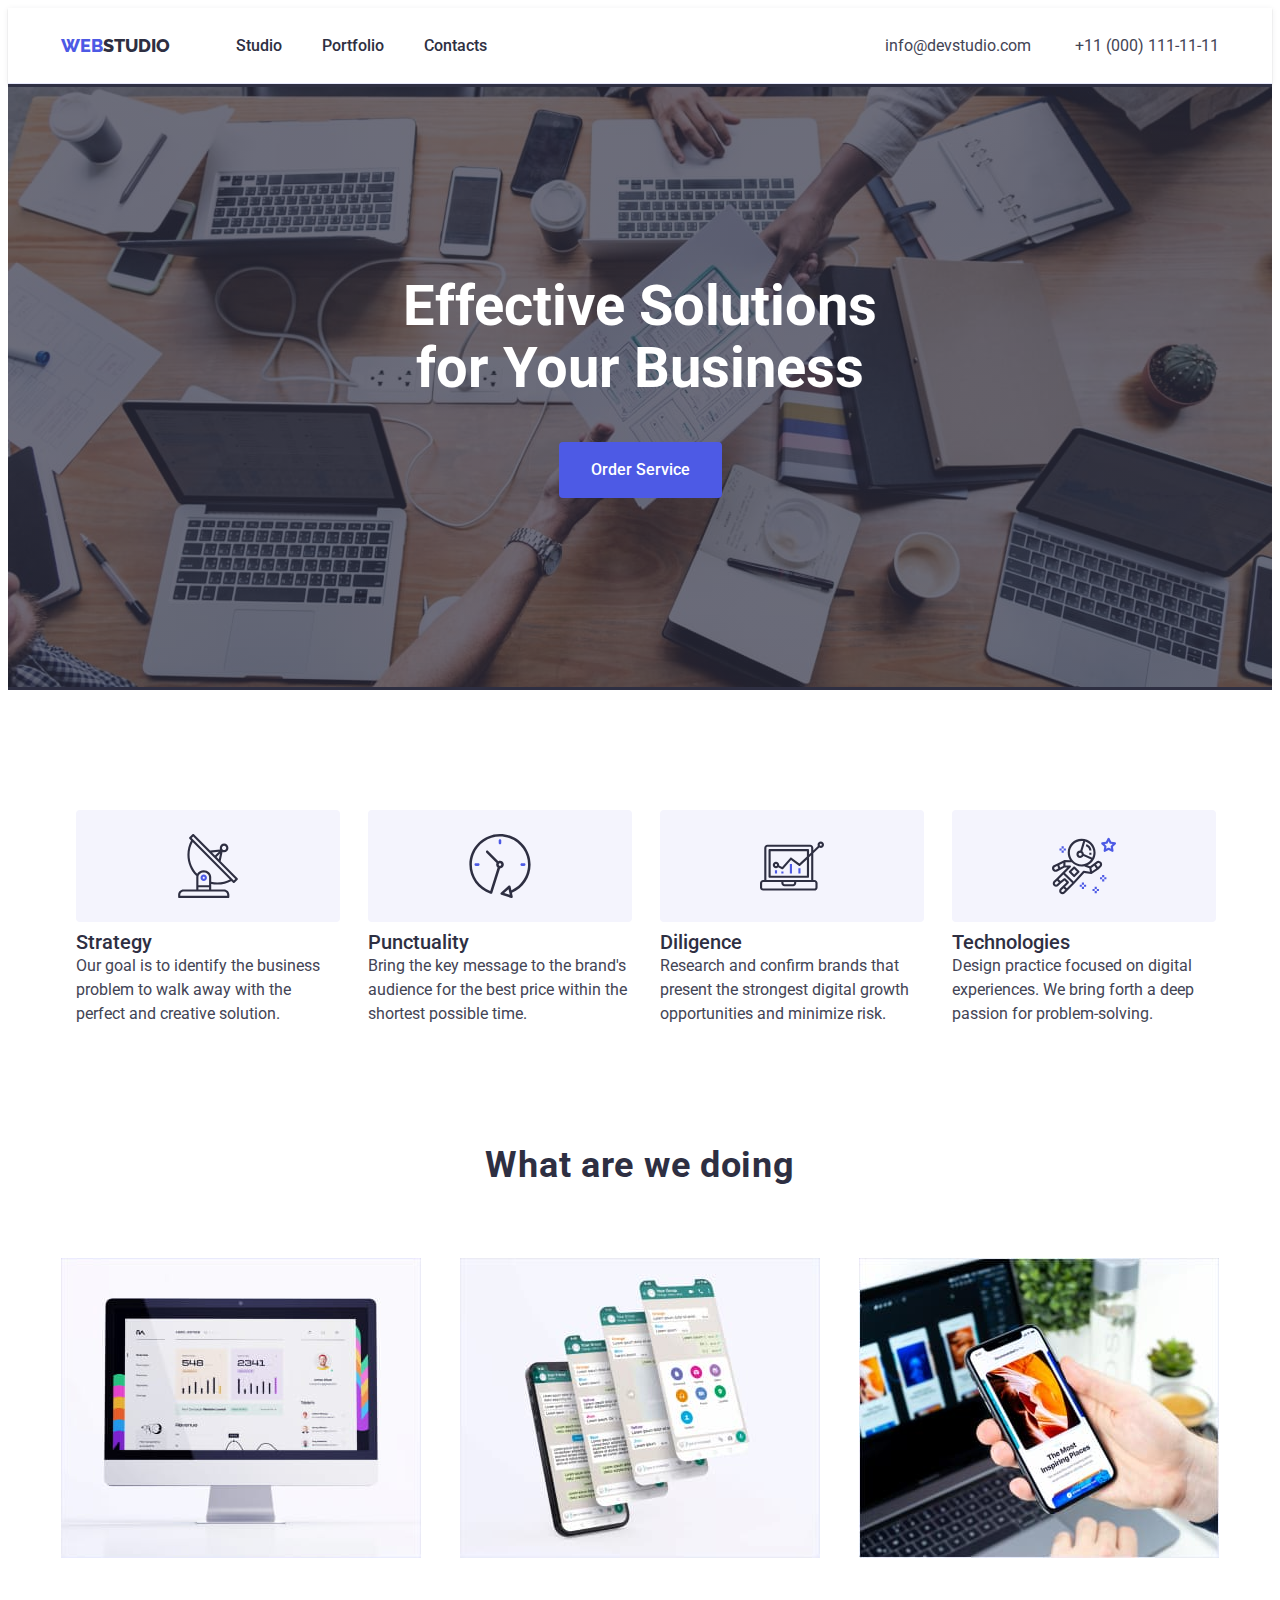
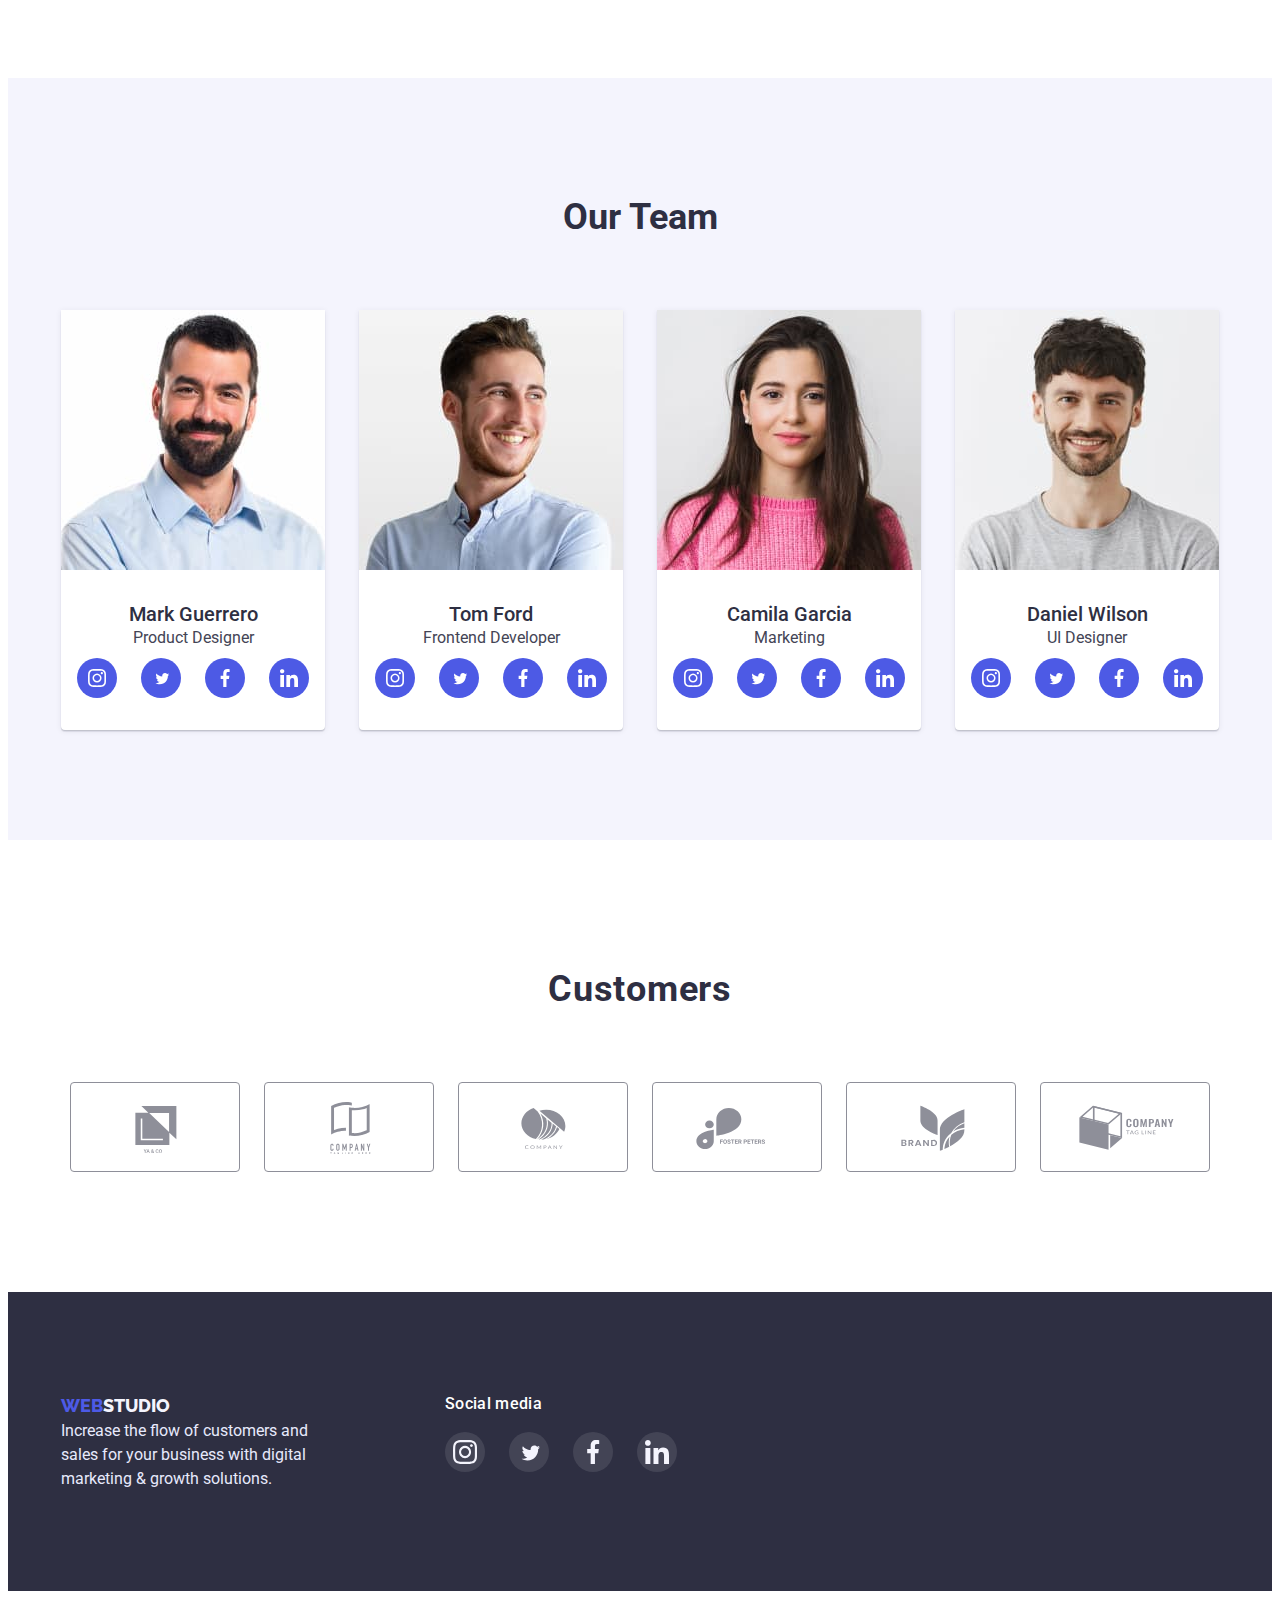
<file: index.html>
<!DOCTYPE html>
<html lang="en">
  <head>
    <meta charset="UTF-8" />
    <meta http-equiv="X-UA-Compatible" content="IE=edge" />
    <meta name="viewport" content="width=device-width, initial-scale=1.0" />
    <title>WebStudio</title>
    <link rel="preconnect" href="https://fonts.googleapis.com" />
    <link rel="preconnect" href="https://fonts.gstatic.com" crossorigin />
    <link
      href="https://fonts.googleapis.com/css2?family=Raleway:wght@800&family=Roboto:wght@400;500;700&display=swap"
      rel="stylesheet"
    />
    <link rel="preconnect" href="https://fonts.googleapis.com" />
    <link rel="preconnect" href="https://fonts.gstatic.com" crossorigin />
    <link
      rel="stylesheet"
      href="https://cdnjs.cloudflare.com/ajax/libs/modern-normalize/1.0.0/modern-normalize.min.css"
      integrity="sha512-ISS7cAi1PEhQ8jnbJpJZMd29NlhNj4AWYyLOSp2CE/CsHxTCu+r+t0D2yoJudVrd0/8fTVPUVDzY5Tvli75u/g=="
      crossorigin="anonymous"
    />
    <link rel="stylesheet" href="./css/styles.css" />
  </head>

  <body class="tmp-brdr">
    <header class="header-section header-line tmp-brdr">
      <div class="container header-justify">
        <nav class="tmp-brdr block">
          <!--переходи по сайту-->
          <a href="./index.html" class="header-logo">
            <span class="header-logo-color">Web</span>Studio</a
          >

          <ul class="header-list list block">
            <li class="header-item tmp-brdr block">
              <a href="./index.html" class="header-link link">Studio</a>
            </li>
            <li class="header-item tmp-brdr block">
              <a href="./portfolio.html" class="header-link link">Portfolio</a>
            </li>
            <li class="header-item tmp-brdr block">
              <a href="" class="header-link link">Contacts</a>
            </li>
          </ul>
        </nav>
        <address class="header-retreat-raz">
          <ul class="list link">
            <li class="header-item tmp-brdr block-inline">
              <a href="mailto:info@devstudio.com" class="header-info link"
                >info@devstudio.com</a
              >
            </li>
            <li class="header-item tmp-brdr block-inline">
              <a href="tel:+110001111111" class="header-info link"
                >+11 (000) 111-11-11</a
              >
            </li>
          </ul>
        </address>
      </div>
    </header>

    <main>
      <!--hero image-->

      <section class="hero-section">
        <div class="container">
          <h1 class="hero-image">Effective Solutions for Your Business</h1>
          <!--перехід до реєстрації-->

          <button type="button" class="hero-image-btn hero-button">
            Order Service
          </button>
        </div>
      </section>

      <section class="hero-advantages-section">
        <div class="container">
          <!--прихований заголовок-->
          <h2 class="visually-hidden">section two</h2>
          <ul class="container list tmp-brdr">
            <li class="li-inline-block li-block-dist">
              <div class="hero-advantages-list">
                <svg class="hero-advantages-icon" width="64" height="64">
                  <use href="./images/icons.svg#icon-antenna"></use>
                </svg>
              </div>
              <h3 class="hero-advantages-direction">Strategy</h3>
              <p class="hero-advantages-text">
                Our goal is to identify the business problem to walk away with
                the perfect and creative solution.
              </p>
            </li>
            <li class="li-inline-block li-block-dist">
              <div class="hero-advantages-list">
                <svg class="hero-advantages-icon" width="64" height="64">
                  <use href="./images/icons.svg#icon-clock"></use>
                </svg>
              </div>
              <h3 class="hero-advantages-direction">Punctuality</h3>
              <p class="hero-advantages-text">
                Bring the key message to the brand's audience for the best price
                within the shortest possible time.
              </p>
            </li>
            <li class="li-inline-block li-block-dist">
              <div class="hero-advantages-list">
                <svg class="hero-advantages-icon" width="64" height="64">
                  <use href="./images/icons.svg#icon-diagram"></use>
                </svg>
              </div>
              <h3 class="hero-advantages-direction">Diligence</h3>
              <p class="hero-advantages-text">
                Research and confirm brands that present the strongest digital
                growth opportunities and minimize risk.
              </p>
            </li>
            <li class="li-inline-block li-block-dist">
              <div class="hero-advantages-list">
                <svg class="hero-advantages-icon" width="64" height="64">
                  <use href="./images/icons.svg#icon-astronaut"></use>
                </svg>
              </div>
              <h3 class="hero-advantages-direction">Technologies</h3>
              <p class="hero-advantages-text">
                Design practice focused on digital experiences. We bring forth a
                deep passion for problem-solving.
              </p>
            </li>
          </ul>
        </div>
      </section>

      <section class="wedoing-direction-section tmp-brdr">
        <div class="container">
          <h2 class="wedoing-direction-text">What are we doing</h2>
          <ul class="list block">
            <li class="">
              <img
                src="./images/img1.jpg"
                alt="Computer MAC"
                width="360"
                height="300"
              />
            </li>
            <li class="">
              <img
                src="./images/img2.jpg"
                alt="Mobile phones"
                width="360"
                height="300"
              />
            </li>
            <li class="">
              <img
                src="./images/img3.jpg"
                alt="Computer and phones"
                width="360"
                height="300"
              />
            </li>
          </ul>
        </div>
      </section>

      <section class="ourteam-section tmp-brdr">
        <div class="container">
          <h2 class="ourteam-title">Our Team</h2>
          <ul class="list block">
            <li class="ourteam-item-grunt">
              <img
                src="./images/img-a.jpg"
                alt="Smiling man with a beard"
                width="264"
                height="260"
              />
              <div class="ourteam-block-man">
                <h3 class="ourteam-name">Mark Guerrero</h3>
                <p class="ourteam-function">Product Designer</p>
                <ul class="ourteam-social-list list">
                  <li class="ourteam-social-item">
                    <a href="" class="ourteam-social-link link">
                      <svg class="ourteam-social-icon">
                        <use href="./images/icons.svg#icon-instagram"></use>
                      </svg>
                    </a>
                  </li>
                  <li class="ourteam-social-item">
                    <a href="" class="ourteam-social-link link">
                      <svg class="ourteam-social-icon">
                        <use href="./images/icons.svg#icon-twitter"></use>
                      </svg>
                    </a>
                  </li>
                  <li class="ourteam-social-item">
                    <a href="" class="ourteam-social-link link">
                      <svg class="ourteam-social-icon">
                        <use href="./images/icons.svg#icon-facebook"></use>
                      </svg>
                    </a>
                  </li>
                  <li class="ourteam-social-item">
                    <a href="" class="ourteam-social-link link">
                      <svg class="ourteam-social-icon">
                        <use href="./images/icons.svg#icon-linkedin"></use>
                      </svg>
                    </a>
                  </li>
                </ul>
              </div>
            </li>

            <li class="ourteam-item-grunt">
              <img
                src="./images/img-b.jpg"
                alt="Smiling man"
                width="264"
                height="260"
              />
              <div class="ourteam-block-man">
                <h3 class="ourteam-name">Tom Ford</h3>
                <p class="ourteam-function">Frontend Developer</p>
                <ul class="ourteam-social-list list">
                  <li class="ourteam-social-item">
                    <a href="" class="ourteam-social-link link">
                      <svg class="ourteam-social-icon">
                        <use href="./images/icons.svg#icon-instagram"></use>
                      </svg>
                    </a>
                  </li>
                  <li class="ourteam-social-item">
                    <a href="" class="ourteam-social-link link">
                      <svg class="ourteam-social-icon">
                        <use href="./images/icons.svg#icon-twitter"></use>
                      </svg>
                    </a>
                  </li>
                  <li class="ourteam-social-item">
                    <a href="" class="ourteam-social-link link">
                      <svg class="ourteam-social-icon">
                        <use href="./images/icons.svg#icon-facebook"></use>
                      </svg>
                    </a>
                  </li>
                  <li class="ourteam-social-item">
                    <a href="" class="ourteam-social-link link">
                      <svg class="ourteam-social-icon">
                        <use href="./images/icons.svg#icon-linkedin"></use>
                      </svg>
                    </a>
                  </li>
                </ul>
              </div>
            </li>

            <li class="ourteam-item-grunt">
              <img
                src="./images/img-c.jpg"
                alt="Smiling girl"
                width="264"
                height="260"
              />
              <div class="ourteam-block-man">
                <h3 class="ourteam-name">Camila Garcia</h3>
                <p class="ourteam-function">Marketing</p>
                <ul class="ourteam-social-list list">
                  <li class="ourteam-social-item">
                    <a href="" class="ourteam-social-link link">
                      <svg class="ourteam-social-icon">
                        <use href="./images/icons.svg#icon-instagram"></use>
                      </svg>
                    </a>
                  </li>
                  <li class="ourteam-social-item">
                    <a href="" class="ourteam-social-link link">
                      <svg class="ourteam-social-icon">
                        <use href="./images/icons.svg#icon-twitter"></use>
                      </svg>
                    </a>
                  </li>
                  <li class="ourteam-social-item">
                    <a href="" class="ourteam-social-link link">
                      <svg class="ourteam-social-icon">
                        <use href="./images/icons.svg#icon-facebook"></use>
                      </svg>
                    </a>
                  </li>
                  <li class="ourteam-social-item">
                    <a href="" class="ourteam-social-link link">
                      <svg class="ourteam-social-icon">
                        <use href="./images/icons.svg#icon-linkedin"></use>
                      </svg>
                    </a>
                  </li>
                </ul>
              </div>
            </li>

            <li class="ourteam-item-grunt">
              <img
                src="./images/img-d.jpg"
                alt="Smiling man"
                width="264"
                height="260"
              />
              <div class="ourteam-block-man">
                <h3 class="ourteam-name">Daniel Wilson</h3>
                <p class="ourteam-function">UI Designer</p>
                <ul class="ourteam-social-list list">
                  <li class="ourteam-social-item">
                    <a href="" class="ourteam-social-link link">
                      <svg class="ourteam-social-icon" width="40" height="40">
                        <use href="./images/icons.svg#icon-instagram"></use>
                      </svg>
                    </a>
                  </li>
                  <li class="ourteam-social-item">
                    <a href="" class="ourteam-social-link link">
                      <svg class="ourteam-social-icon">
                        <use href="./images/icons.svg#icon-twitter"></use>
                      </svg>
                    </a>
                  </li>
                  <li class="ourteam-social-item">
                    <a href="" class="ourteam-social-link link">
                      <svg class="ourteam-social-icon">
                        <use href="./images/icons.svg#icon-facebook"></use>
                      </svg>
                    </a>
                  </li>
                  <li class="ourteam-social-item">
                    <a href="" class="ourteam-social-link link">
                      <svg class="ourteam-social-icon">
                        <use href="./images/icons.svg#icon-linkedin"></use>
                      </svg>
                    </a>
                  </li>
                </ul>
              </div>
            </li>
          </ul>
        </div>
      </section>

      <section class="customers-section">
        <div class="container">
          <h2 class="customers-title">Customers</h2>
          <ul class="customers-list list">
            <li class="customers-item">
              <a href="" class="customers-link link"
                ><svg class="customers-icon">
                  <use href="./images/icons.svg#icon-client-logo-a"></use>
                </svg>
              </a>
            </li>
            <li class="customers-item">
              <a href="" class="customers-link link"
                ><svg class="customers-icon">
                  <use href="./images/icons.svg#icon-client-logo-b"></use>
                </svg>
              </a>
            </li>
            <li class="customers-item">
              <a href="" class="customers-link link"
                ><svg class="customers-icon">
                  <use href="./images/icons.svg#icon-client-logo-c"></use>
                </svg>
              </a>
            </li>
            <li class="customers-item">
              <a href="" class="customers-link link"
                ><svg class="customers-icon">
                  <use href="./images/icons.svg#icon-client-logo-d"></use>
                </svg>
              </a>
            </li>
            <li class="customers-item">
              <a href="" class="customers-link link"
                ><svg class="customers-icon">
                  <use href="./images/icons.svg#icon-client-logo-e"></use>
                </svg>
              </a>
            </li>
            <li class="customers-item">
              <a href="" class="customers-link link"
                ><svg class="customers-icon">
                  <use href="./images/icons.svg#icon-client-logo-f"></use>
                </svg>
              </a>
            </li>
          </ul>
        </div>
      </section>
    </main>

    <footer class="footer-grunt">
      <!--footer-->

      <div class="container">
        <div class="footer-block-block">
          <div class="footer-block">
            <a href="./index.html" class="footer-logo-color">
              <span class="header-logo-color">Web</span>Studio
            </a>
            <p class="footer-text-color">
              Increase the flow of customers and sales for your business with
              digital marketing & growth solutions.
            </p>
          </div>
          <div class="footer-block-social">
            <h3 class="footer-block-social-title">Social media</h3>
            <ul class="footer-social-list list">
              <li class="footer-social-item">
                <a href="" class="footer-social-link link">
                  <svg class="footer-social-icon">
                    <use href="./images/icons.svg#icon-instagram"></use>
                  </svg>
                </a>
              </li>
              <li class="footer-social-item">
                <a href="" class="footer-social-link link">
                  <svg class="footer-social-icon">
                    <use href="./images/icons.svg#icon-twitter"></use>
                  </svg>
                </a>
              </li>
              <li class="footer-social-item">
                <a href="" class="footer-social-link link">
                  <svg class="footer-social-icon">
                    <use href="./images/icons.svg#icon-facebook"></use>
                  </svg>
                </a>
              </li>
              <li class="footer-social-item">
                <a href="" class="footer-social-link link">
                  <svg class="footer-social-icon">
                    <use href="./images/icons.svg#icon-linkedin"></use>
                  </svg>
                </a>
              </li>
            </ul>
          </div>
        </div>
      </div>
    </footer>
  </body>
</html>
</file>
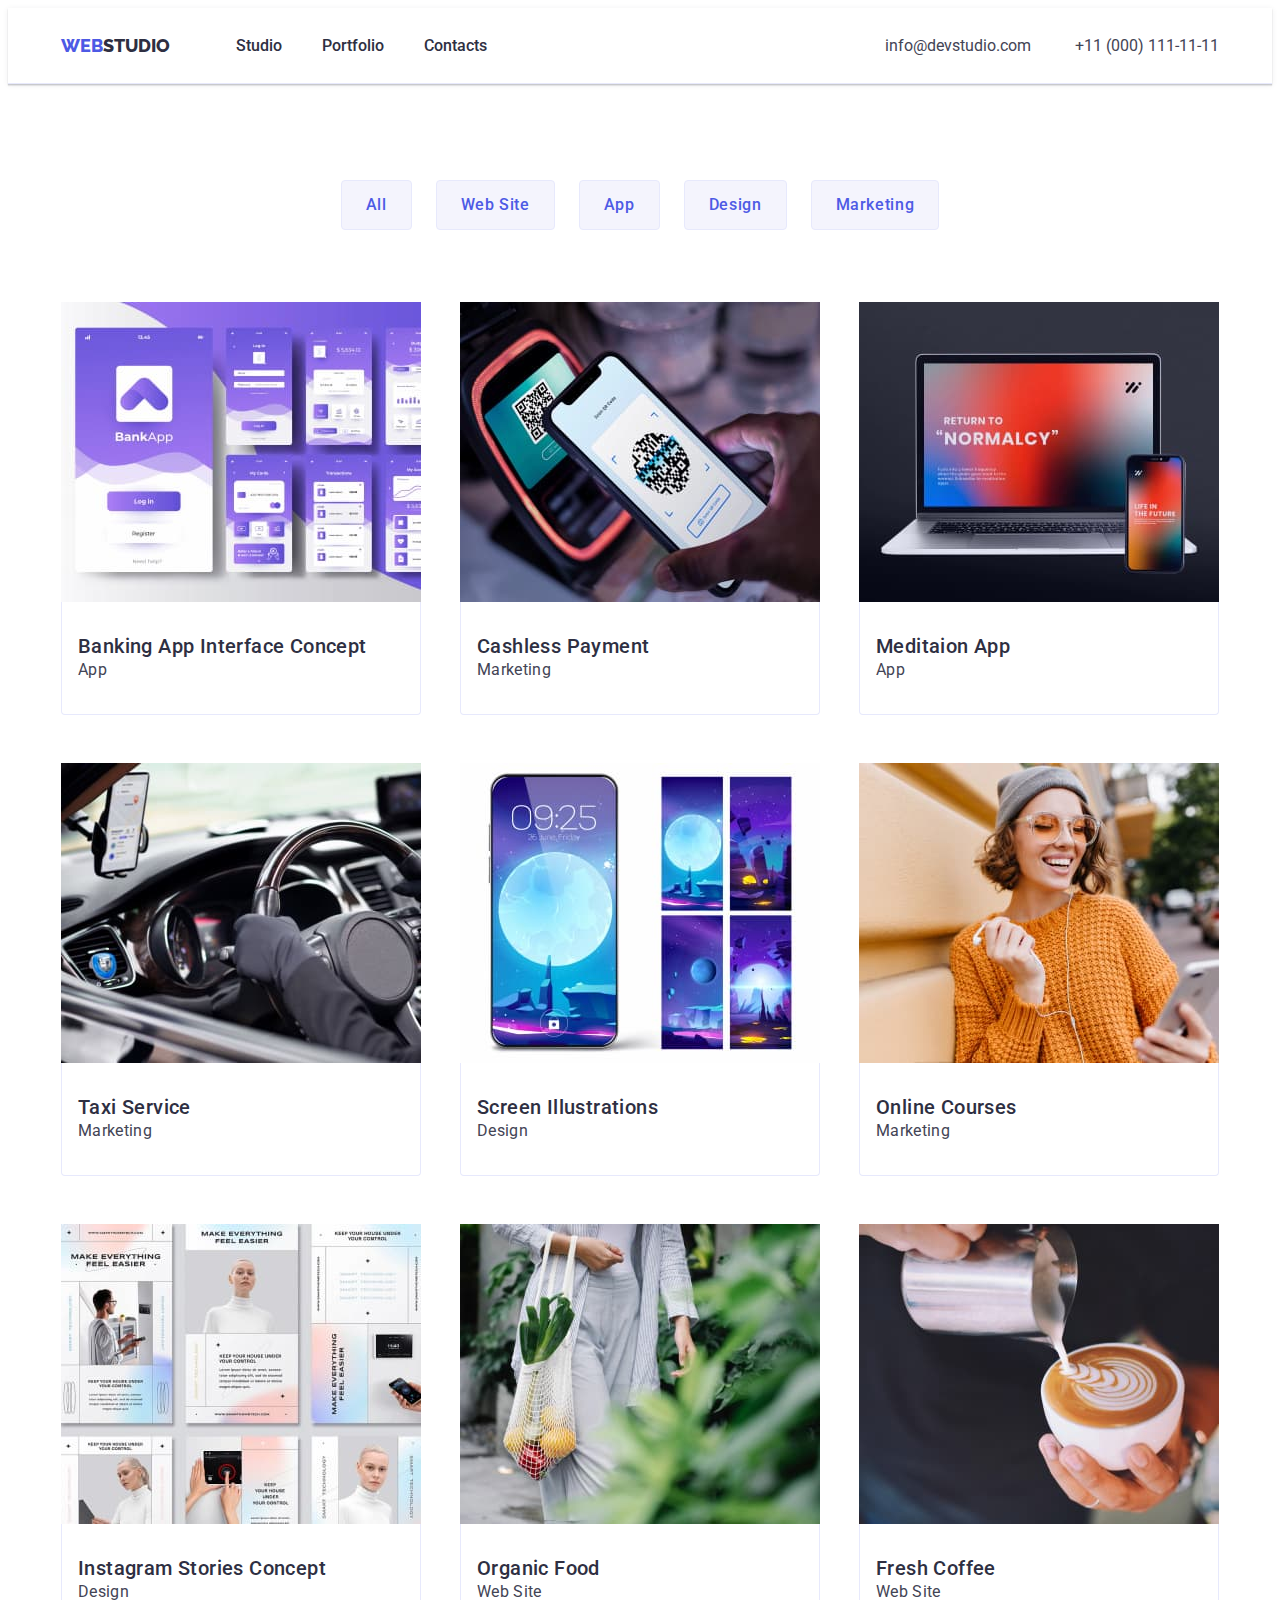
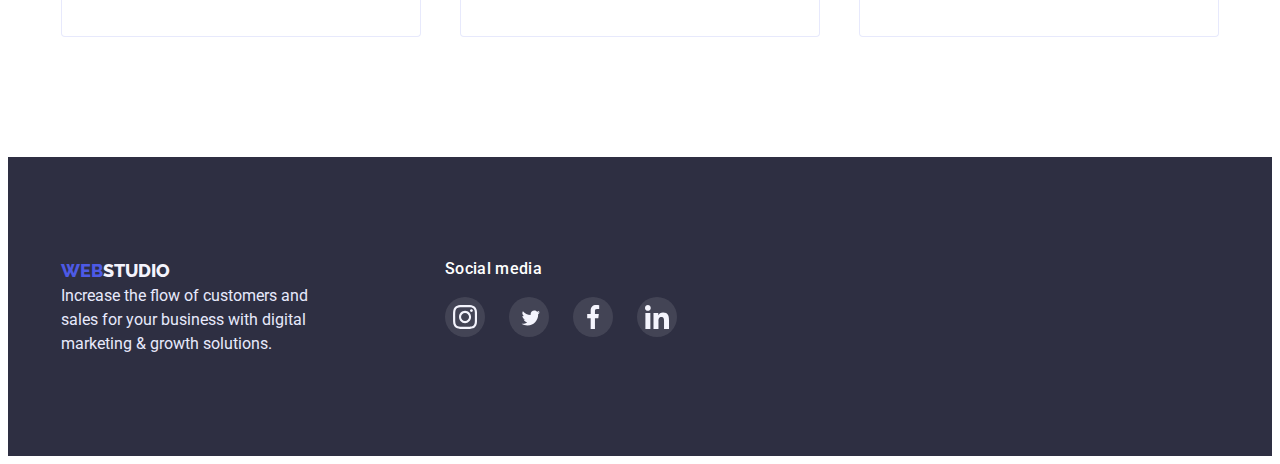
<file: portfolio.html>
<!DOCTYPE html>
<html lang="en">
  <head>
    <meta charset="UTF-8" />
    <meta http-equiv="X-UA-Compatible" content="IE=edge" />
    <meta name="viewport" content="width=device-width, initial-scale=1.0" />
    <title>Portfolio</title>
    <link rel="preconnect" href="https://fonts.googleapis.com" />
    <link rel="preconnect" href="https://fonts.gstatic.com" crossorigin />
    <link
      href="https://fonts.googleapis.com/css2?family=Raleway:wght@800&family=Roboto:wght@400;500;700&display=swap"
      rel="stylesheet"
    />
    <link rel="preconnect" href="https://fonts.googleapis.com" />
    <link rel="preconnect" href="https://fonts.gstatic.com" crossorigin />
    <link
      rel="stylesheet"
      href="https://cdnjs.cloudflare.com/ajax/libs/modern-normalize/1.0.0/modern-normalize.min.css"
      integrity="sha512-ISS7cAi1PEhQ8jnbJpJZMd29NlhNj4AWYyLOSp2CE/CsHxTCu+r+t0D2yoJudVrd0/8fTVPUVDzY5Tvli75u/g=="
      crossorigin="anonymous"
    />
    <link rel="stylesheet" href="./css/styles.css" />
  </head>

  <body class="tmp-brdr">
    <header class="header-section header-line tmp-brdr">
      <div class="container header-justify">
        <nav class="header-navigtion tmp-brdr block">
          <!--переходи по сайту-->
          <a href="./index.html" class="header-logo">
            <span class="header-logo-color">Web</span>Studio</a
          >

          <ul class="header-list list block">
            <li class="header-item tmp-brdr block">
              <a href="./index.html" class="header-link link">Studio</a>
            </li>
            <li class="header-item tmp-brdr block">
              <a href="./portfolio.html" class="header-link link">Portfolio</a>
            </li>
            <li class="header-item tmp-brdr block">
              <a href="" class="header-link link">Contacts</a>
            </li>
          </ul>
        </nav>
        <address class="header-retreat-raz">
          <ul class="list link">
            <li class="header-item tmp-brdr block-inline">
              <a href="mailto:info@devstudio.com" class="header-info link"
                >info@devstudio.com</a
              >
            </li>
            <li class="header-item tmp-brdr block-inline">
              <a href="tel:+110001111111" class="header-info link"
                >+11 (000) 111-11-11</a
              >
            </li>
          </ul>
        </address>
      </div>
    </header>

    <main>
      <section class="backdown-to-footer-prtf">
        <div class="container">
          <!--прихований заголовок-->
          <h1 class="visually-hidden">Portfolio</h1>
          <!-- список - набір радіо-кнопок-->

          <ul class="prtf-filtr list tmp-brdr prtf-block">
            <li class="prtf-block-dis">
              <button type="button" class="prtf-button-text prtf-button-grunt">
                All
              </button>
            </li>
            <li class="prtf-block-dist">
              <button type="button" class="prtf-button-text prtf-button-grunt">
                Web Site
              </button>
            </li>
            <li class="prtf-block-dist">
              <button type="button" class="prtf-button-text prtf-button-grunt">
                App
              </button>
            </li>
            <li class="prtf-block-dist">
              <button type="button" class="prtf-button-text prtf-button-grunt">
                Design
              </button>
            </li>
            <li class="prtf-block-dist">
              <button type="button" class="prtf-button-text prtf-button-grunt">
                Marketing
              </button>
            </li>
          </ul>

          <!--фото наших робіт CARDS-->

          <ul class="list cards-block">
            <li class="">
              <a href="" class="link card">
                <img
                  src="./images/project1-1.jpg"
                  alt="щось"
                  width="360"
                  height="300"
                />
                <div class="card-block-text">
                  <h2 class="cards-name">Banking App Interface Concept</h2>
                  <p class="cards-direction">App</p>
                </div>
              </a>
            </li>

            <li class="">
              <a href="" class="link card">
                <img
                  src="./images/project1-2.jpg"
                  alt="щось"
                  width="360"
                  height="300"
                />
                <div class="card-block-text">
                  <h2 class="cards-name">Cashless Payment</h2>
                  <p class="cards-direction">Marketing</p>
                </div>
              </a>
            </li>

            <li class="">
              <a href="" class="link card">
                <img
                  src="./images/project1-3.jpg"
                  alt="щось"
                  width="360"
                  height="300"
                />
                <div class="card-block-text">
                  <h2 class="cards-name">Meditaion App</h2>
                  <p class="cards-direction">App</p>
                </div>
              </a>
            </li>

            <li class="">
              <a href="" class="link card">
                <img
                  src="./images/project2-1.jpg"
                  alt="щось"
                  width="360"
                  height="300"
                />
                <div class="card-block-text">
                  <h2 class="cards-name">Taxi Service</h2>
                  <p class="cards-direction">Marketing</p>
                </div>
              </a>
            </li>

            <li class="">
              <a href="" class="link card">
                <img
                  src="./images/project2-2.jpg"
                  alt="щось"
                  width="360"
                  height="300"
                />
                <div class="card-block-text">
                  <h2 class="cards-name">Screen Illustrations</h2>
                  <p class="cards-direction">Design</p>
                </div>
              </a>
            </li>

            <li class="">
              <a href="" class="link card">
                <img
                  src="./images/project2-3.jpg"
                  alt="щось"
                  width="360"
                  height="300"
                />
                <div class="card-block-text">
                  <h2 class="cards-name">Online Courses</h2>
                  <p class="cards-direction">Marketing</p>
                </div>
              </a>
            </li>

            <li class="">
              <a href="" class="link card">
                <img
                  src="./images/project3-1.jpg"
                  alt="щось"
                  width="360"
                  height="300"
                />
                <div class="card-block-text">
                  <h2 class="cards-name">Instagram Stories Concept</h2>
                  <p class="cards-direction">Design</p>
                </div>
              </a>
            </li>

            <li class="">
              <a href="" class="link card">
                <img
                  src="./images/project3-2.jpg"
                  alt="щось"
                  width="360"
                  height="300"
                />
                <div class="card-block-text">
                  <h2 class="cards-name">Organic Food</h2>
                  <p class="cards-direction">Web Site</p>
                </div>
              </a>
            </li>

            <li class="">
              <a href="" class="link card">
                <img
                  src="./images/project3-3.jpg"
                  alt="щось"
                  width="360"
                  height="300"
                />
                <div class="card-block-text">
                  <h2 class="cards-name">Fresh Coffee</h2>
                  <p class="cards-direction">Web Site</p>
                </div>
              </a>
            </li>
          </ul>
        </div>
      </section>
    </main>

    <footer class="footer-grunt">
      <!--footer-->

      <div class="container">
        <div class="footer-block-block">
          <div class="footer-block">
            <a href="./index.html" class="footer-logo-color">
              <span class="header-logo-color">Web</span>Studio
            </a>
            <p class="footer-text-color">
              Increase the flow of customers and sales for your business with
              digital marketing & growth solutions.
            </p>
          </div>
          <div class="footer-block-social">
            <h3 class="footer-block-social-title">Social media</h3>
            <ul class="footer-social-list list">
              <li class="footer-social-item">
                <a href="" class="footer-social-link link">
                  <svg class="footer-social-icon" width="24" height="24">
                    <use href="./images/icons.svg#icon-instagram"></use>
                  </svg>
                </a>
              </li>
              <li class="footer-social-item">
                <a href="" class="footer-social-link link">
                  <svg class="footer-social-icon" width="24" height="24">
                    <use href="./images/icons.svg#icon-twitter"></use>
                  </svg>
                </a>
              </li>
              <li class="footer-social-item">
                <a href="" class="footer-social-link link">
                  <svg class="footer-social-icon" width="24" height="24">
                    <use href="./images/icons.svg#icon-facebook"></use>
                  </svg>
                </a>
              </li>
              <li class="footer-social-item">
                <a href="" class="footer-social-link link">
                  <svg class="footer-social-icon" width="24" height="24">
                    <use href="./images/icons.svg#icon-linkedin"></use>
                  </svg>
                </a>
              </li>
            </ul>
          </div>
        </div>
      </div>
    </footer>
  </body>
</html>
</file>
<file: css/styles.css>
/*кольори сайту*/
:root{
    --main-title-color: #ffffff;
    --accent-color-logo-grunt: #2E2F42;
    --accent-color-logo: #F4F4FD;
    --footer-text-color: #E7E9FC;
    --ourteam-grunt-foto: #F4F4FD;
    --advantages-ourteam-text: #434455;
    --heder-color-info: #434455;
    --color-button-link: #404BBF;
    --color-logo-button: #4D5AE5;
    --card-shadow: 0px 2px 1px -1px rgba(0, 0, 0, 0.2),
    0px 1px 1px 0px rgba(0, 0, 0, 0.14), 0px 1px 3px 0px rgba(0, 0, 0, 0.12);
    --color-tmp-brdr: #transparent ;
    --color-customers-ikons: #8e8f99;
    --color-footer-social-ikons: #f4f4fd;
    --color-footer-social-ikons-grunt-a:  rgba(255, 255, 255, 0.1);
    --color-footer-social-ikons-grunt: #31D0AA;
}



.header-line{
    border-bottom: 1px solid var(--footer-text-color);
    box-shadow: 0px 2px 1px rgba(46, 47, 66, 0.08), 0px 1px 1px rgba(46, 47, 66, 0.16), 0px 1px 6px rgba(46, 47, 66, 0.08);
}



    
.visually-hidden {  
    position: absolute;
    height: 1px;
    margin: -1px;
    border: 0;
    padding: 0;
    white-space: nowrap;
    clip-path: inset(100%);
    clip: rect(0 0 0 0);
    overflow: hidden;
    width: 1px;    
 }

body {
    font-family: 'Roboto' , sans-serif;
    background: var(--main-title-color);
    color: var(--advantages-ourteam-text);
}

h1,
h2,
h3,
h4,
h5,
h6,
p {
    margin: 0;
}

img {
    display: block;
    width: 100%;
    height: auto;
}

ul {
    margin-block-start: 0;
    margin-block-end: 0;
    padding-inline-start: 0;
    box-sizing: initial;
}

/*прибираємо крапочки*/
.list{
    list-style: none;
}

/* відступи і центрування для Li текста*/

.li-inline-block{
    width: 264px;
    display: inline-block; 
} 

.li-block-dist{
    margin-left: 24px;
} 

.li-block-dist:first-child{
    margin-left: 0;
}

/*прибираємо підкреслення і нахил */
.link{
    text-decoration: none;
    font-style: normal;
}

/* тимчасово задаємо кордон елементу */
.tmp-brdr{
    /* outline: 2px solid tomato; */
    outline: 2px solid var(--color-tmp-brdr);
} 

.block{
    display: flex;
    justify-content: space-between;
    align-items: center;
}

.block-inline{
    display: inline-block;
}

.container{
    width: 1158px;
    margin-left: auto;
    margin-right: auto;
    padding-left: 15px;
    padding-right: 15px;
}

.header-section{
    padding-top: 24px;
    padding-bottom: 24px;
    
}

.header-justify{
    display: flex;
    justify-content: space-between;
    align-items: center;
} 

.header-logo{
    font-family: 'Raleway' , sans-serif;    
    font-weight: 800;
    font-size: 18px;
    line-height: 1.5;
    text-transform: uppercase;
    color: var(--accent-color-logo-grunt);
    text-decoration: none;
    margin-right: 26px;
}

.header-logo-color{
    color: var(--color-logo-button); 
}

.header-list{
    margin-block-start: 0;
    margin-block-end: 0;
}

.header-link{      
    font-weight: 500;
    font-size: 16px;
    line-height: 1.5;
    color: var(--accent-color-logo-grunt);
}

.header-link:hover,
.header-link:focus{
    color: var(--color-button-link);
}

.header-retreat-raz{
    margin-left: 242px;
    margin-block-start: 0;
    margin-block-end: 0;
}

.header-item{
    margin-left: 40px;
    /* padding: 24px 0 24px 0;  */
}

.header-info{
    font-size: 16px;
    line-height: 1.5;
    color: var(--heder-color-info);    
}

.header-info:hover,
.header-info:focus{
    color: var(--color-button-link);   
}

/*hero image*/

.hero-section{
    max-width: 1440px;
    margin-left: auto;
    margin-right: auto;
    background-color: var(--accent-color-logo-grunt);
    padding-bottom: 192px;
    padding-top: 192px;
    background-image: linear-gradient(rgba(46, 47, 66, 0.7), rgba(46, 47, 66, 0.7)), url(../images/people-office.jpg);
    background-repeat: no-repeat;
    background-position: center;
    background-size: 1440px;
}

.hero-image{    
    font-weight: 700;
    font-size: 56px;
    line-height: 1.1;
    color: var(--main-title-color);
    text-align: center;
    width: 520px;
    margin: 0 auto;
    padding-bottom: 43px;
}

.hero-image-btn{    
    font-family: 'Roboto' , sans-serif;
    padding: 16px 32px;
    font-weight: 500;
    font-size: 16px;
    line-height: 1.5;
    display: flex;
    align-items: center;
    color: var(--main-title-color);
    margin: 0 auto;
    cursor: pointer;
    border-radius: 4px;
    border: 1px solid var(--color-tmp-brdr);
}

  .hero-button{
    background: var(--color-logo-button);    
}

  .hero-button:hover ,
  .hero-button:focus {
    background: var(--color-button-link);
  }
  
   /*переваги*/
.hero-advantages-section{
    margin-left: auto;
    margin-right: auto;
    padding-top: 120px;
    padding-bottom: 120px;
     
}

/*----  діаграма ----*/

.hero-advantages-list{
    display: flex;
    gap: 24px;
    justify-content: center;
    align-items: center;
    margin-bottom: 8px;
    background-color: var(--color-footer-social-ikons);
    border-radius: 4px;
    padding: 24px 0;
    color: var(--accent-color-logo-grunt);
}

.hero-advantages-icon{
    fill: currentColor;
}

/*напрямок*/
.hero-advantages-direction{
    font-weight: 500;
    font-size: 20px;
    line-height: 1.2;
    color: var(--accent-color-logo-grunt);
}

.hero-advantages-text{
    font-size: 16px;
    line-height: 1.5;
    color: var(--advantages-ourteam-text);
}

/*Що ми робимо-напрямок*/
.wedoing-direction-section{
    padding-bottom: 120px;
}

.wedoing-direction-text{
    font-weight: 700;
    font-size: 36px;
    line-height: 1.11;
    letter-spacing: 0.02em;
    color: var(--accent-color-logo-grunt); 
    text-align: center; 
    margin-bottom: 72px; 
}

/*наша команда*/
.ourteam-section{
    padding-top: 120px;
    padding-bottom: 110px;
    background-color: var(--accent-color-logo);
} 

.ourteam-title{
    font-weight: 700;
    font-size: 36px;
    line-height: 1.1;
    color: var(--accent-color-logo-grunt);
    text-align: center;    
    margin-bottom: 72px;
}

.ourteam-item-grunt{
    background: var(--main-title-color);
    box-shadow: 0px 1px 6px rgba(46, 47, 66, 0.08), 0px 1px 1px rgba(46, 47, 66, 0.16), 0px 2px 1px rgba(46, 47, 66, 0.08);
    border-radius: 0px 0px 4px 4px;;
}

.ourteam-block-man{
    padding: 32px 0;
}

.ourteam-name{
    font-weight: 500;
    font-size: 20px;
    line-height: 1.2;
    color: var(--accent-color-logo-grunt);
    text-align: center;
}

.ourteam-function{
    font-size: 16px;
    line-height: 1.5;
    color: var(--advantages-ourteam-text);
    text-align: center;
}

.ourteam-social-list{
    display: flex;
    gap: 24px;
    justify-content: center;
    margin-top: 8px;
}

.ourteam-social-item{
    width: 40px;
    height: 40px;
}

.ourteam-social-link{
    display: flex;
    justify-content: center;
    align-items: center;
    width: 100%;
    height: 100%;
    border-radius: 50%;
    background-color: var(--color-logo-button);
    color: var(--main-title-color);
}

.ourteam-social-link:hover,
.ourteam-social-link:focus{
    background-color: var(--color-button-link);
}

.ourteam-social-icon{
    width: 18px;
    height: 18px;
    fill: currentColor;
}

/*---- наші замовники ----*/

.customers-section{
    padding-top: 130px;
    padding-bottom: 120px;
}

.customers-list{
    display: flex;
    gap: 24px;
    justify-content: center;
}

.customers-title{
    font-weight: 700;
    font-size: 36px;
    line-height: 1.11;
    text-align: center;
    letter-spacing: 0.02em;
    text-transform: capitalize;
    color: var(--accent-color-logo-grunt);
    margin-bottom: 72px;
}

.customers-item{
   
}

.customers-link{
    display: flex;
    justify-content: center;
    align-items: center;
    color: var(--color-customers-ikons);
    border: 1px solid var(--color-customers-ikons);
    border-radius: 4px;
    width: 168px;
    height: 88px;
}

.customers-link:hover,
.customers-link:focus{
    color: var(--color-button-link);
    border: 1px solid var(--color-button-link)
}

.customers-icon{
    width: 104px;
    height: 56px;
    fill: currentColor;
}




/*footer*/
.footer-grunt{    
    background: var(--accent-color-logo-grunt);
    padding-top: 100px;
    padding-bottom: 100px;
}

.backdown-to-footer-prtf{
    padding-top: 96px;
    padding-bottom: 120px;
}

.footer-block-block{
    display: flex;
}

.footer-block{
    width: 264px;
    display: inline-block;
}  

.footer-logo-color{
    color: var(--accent-color-logo);
    font-family: 'Raleway' , sans-serif;    
    font-weight: 800;
    font-size: 18px;
    line-height: 1.5;
    text-transform: uppercase;
    text-decoration: none;
}

.footer-text-color{
    font-size: 16px;
    line-height: 1.5;
    color: var(--footer-text-color);
}

.footer-block-social{
    display: inline-block;
    margin-left: 120px;
}

.footer-block-social-title{
    font-weight: 500;
    font-size: 16px;
    line-height: 1.5;
    letter-spacing: 0.02em;
    color: var(--main-title-color);
    margin-bottom: 16px;

}

.footer-social-list{
    display: flex;
    gap: 24px;
    justify-content: center;
    align-items: center;
    margin-top: 8px;
}

.footer-social-item{
    width: 40px;
    height: 40px; 
}

.footer-social-link{
    display: flex;
    justify-content: center;
    align-items: center;
    width: 100%;
    height: 100%; 
    border-radius: 50%;
    background-color: var(--color-footer-social-ikons-grunt-a);
    color: var(--color-footer-social-ikons);
}

.footer-social-link:hover,
.footer-social-link:focus{
    background-color: var(--color-footer-social-ikons-grunt);
    color: var(--accent-color-logo-grunt);
}

.footer-social-icon{
   fill: currentColor;
    width: 24px;
    height: 24px;
}


/*------ portfolio -----*/

        /* ----  button  ---- */
.prtf-filtr{
    margin-bottom: 72px;
    justify-content: center;
}

.prtf-block{
    display: flex;
}

.prtf-block-dist{
    margin-left: 24px;
} 

.prtf-block-dist:first-child{
    margin-left: 0;
}


.prtf-button-text{
    font-family: 'Roboto' , sans-serif;
    padding: 12px 24px;
    font-weight: 500;
    font-size: 16px;
    line-height: 1.5;
    letter-spacing: 0.04em;
    color: var(--color-logo-button);
    border-radius: 4px;
    border: 1px solid var(--footer-text-color);
}

.prtf-button-grunt:hover,
.prtf-button-grunt:focus{
    background: var(--color-button-link);
    color: var(--ourteam-grunt-foto);
    box-shadow: 0px 3px 1px rgba(0, 0, 0, 0.1), 0px 2px 1px rgba(0, 0, 0, 0.08), 0px 2px 2px rgba(0, 0, 0, 0.12);
    border-radius: 4px;
    border-color: var(--color-button-link);
}

.prtf-button-grunt{
    background: var(--ourteam-grunt-foto);
    cursor: pointer;
}

/* фото наших робіт CARDS */

.cards-block{
    display: flex;
    flex-wrap: wrap;
    justify-content: space-between;
    row-gap: 48px;
}

.card{
     /* box-shadow: 0px 1px 6px rgba(46, 47, 66, 0.08); */
     display: block;
} 

.card:hover, 
.card:focus{
    box-shadow: 0px 1px 6px rgba(46, 47, 66, 0.08), 0px 1px 1px rgba(46, 47, 66, 0.16), 0px 2px 1px rgba(46, 47, 66, 0.08);
} 

  .card-block-text{
    padding: 32px 0 32px 16px;
    border-bottom-left-radius: 4px;
    border-bottom-right-radius: 4px;
    overflow: hidden; 
    border-left: 1px solid #E7E9FC;
    border-right: 1px solid #E7E9FC;
    border-bottom: 1px solid #E7E9FC;
}

.cards-name{    
    font-weight: 500;
    font-size: 20px;
    line-height: 1.2;
    letter-spacing: 0.02em; 
    color: var(--accent-color-logo-grunt);   
}

.cards-direction{
    font-size: 16px;
    letter-spacing: 0.02em;    
    line-height: 1.5;
    color: var(--advantages-ourteam-text);    
}
</file>
